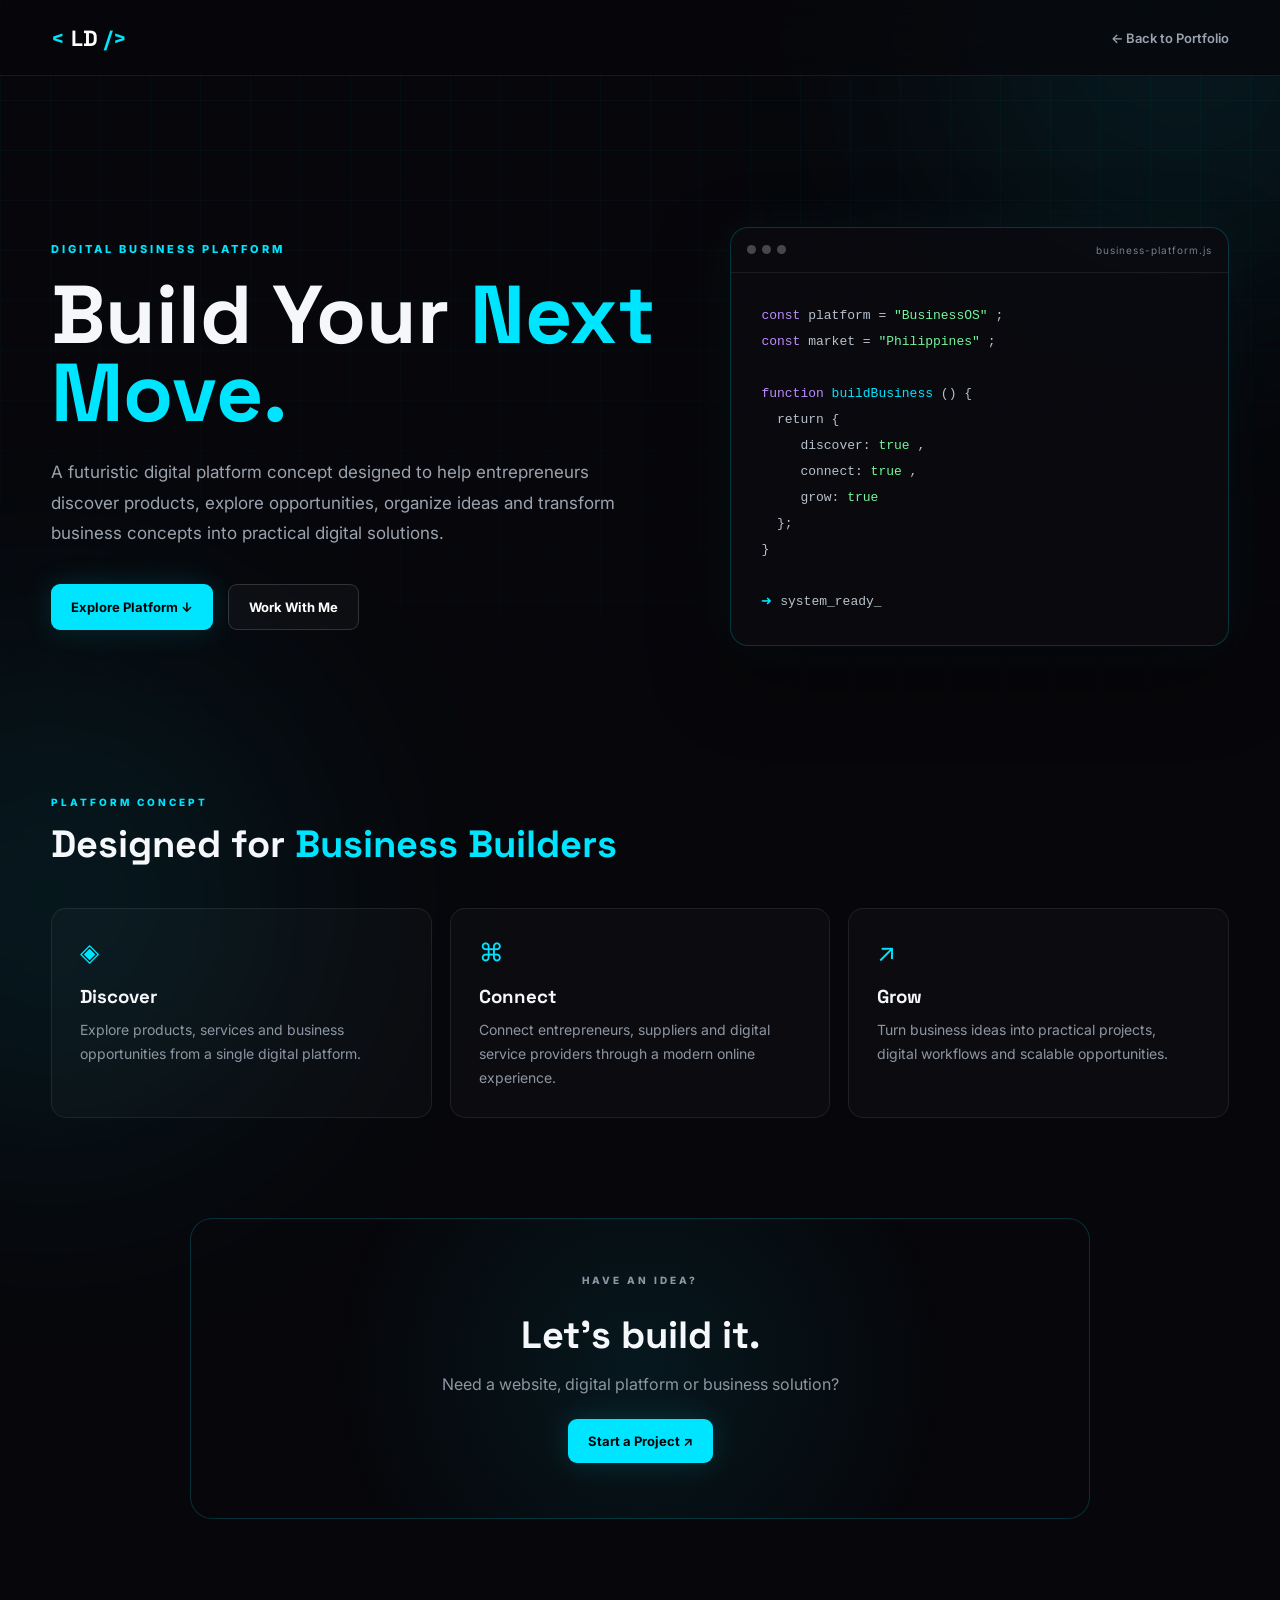
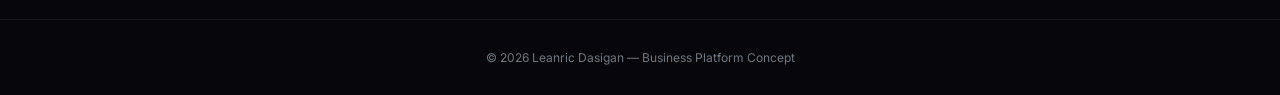
<file: business-platform.html>
<!DOCTYPE html>
<html lang="en">

<head>

  <meta charset="UTF-8">

  <meta
    name="viewport"
    content="width=device-width, initial-scale=1.0"
  >

  <meta
    name="description"
    content="Business Platform — Leanric Dasigan"
  >

  <title>Business Platform | Leanric Dasigan</title>

  <link rel="preconnect" href="https://fonts.googleapis.com">

  <link
    rel="preconnect"
    href="https://fonts.gstatic.com"
    crossorigin
  >

  <link
    href="https://fonts.googleapis.com/css2?family=Inter:wght@400;500;600;700;800&family=Space+Grotesk:wght@400;500;600;700&display=swap"
    rel="stylesheet"
  >

  <style>

    * {
      margin: 0;
      padding: 0;
      box-sizing: border-box;
    }

    html {
      scroll-behavior: smooth;
    }

    body {
      min-height: 100vh;
      background: #07070b;
      color: #f5f7fa;
      font-family: "Inter", sans-serif;
      overflow-x: hidden;
    }

    body::before {
      content: "";
      position: fixed;
      inset: 0;
      pointer-events: none;

      background-image:
        linear-gradient(
          rgba(0, 229, 255, 0.035) 1px,
          transparent 1px
        ),
        linear-gradient(
          90deg,
          rgba(0, 229, 255, 0.035) 1px,
          transparent 1px
        );

      background-size: 50px 50px;
      mask-image: linear-gradient(
        to bottom,
        black,
        transparent
      );

      z-index: -2;
    }

    .glow {
      position: fixed;
      width: 500px;
      height: 500px;
      border-radius: 50%;
      background: rgba(0, 229, 255, 0.08);
      filter: blur(120px);
      pointer-events: none;
      z-index: -1;
    }

    .glow-one {
      top: -200px;
      right: -150px;
    }

    .glow-two {
      bottom: -250px;
      left: -200px;
    }

    /* NAV */

    .navbar {
      position: sticky;
      top: 0;
      z-index: 100;

      border-bottom: 1px solid rgba(255,255,255,0.08);

      background: rgba(7,7,11,0.75);

      backdrop-filter: blur(18px);
    }

    .nav-container {
      width: min(1180px, 92%);
      margin: auto;

      height: 75px;

      display: flex;
      align-items: center;
      justify-content: space-between;
    }

    .logo {
      color: white;
      text-decoration: none;

      font-family: "Space Grotesk", sans-serif;
      font-size: 22px;
      font-weight: 800;
    }

    .logo-bracket {
      color: #00e5ff;
    }

    .back-link {
      color: #9ba3af;
      text-decoration: none;

      font-size: 13px;
      font-weight: 600;

      transition: 0.3s;
    }

    .back-link:hover {
      color: #00e5ff;
    }

    /* HERO */

    .hero {
      width: min(1180px, 92%);
      margin: auto;

      min-height: 80vh;

      display: grid;
      grid-template-columns: 1.1fr 0.9fr;
      align-items: center;
      gap: 70px;
    }

    .eyebrow {
      color: #00e5ff;

      font-size: 11px;
      font-weight: 800;

      letter-spacing: 3px;

      margin-bottom: 20px;
    }

    h1 {
      font-family: "Space Grotesk", sans-serif;

      font-size: clamp(45px, 7vw, 82px);

      line-height: 0.95;

      margin-bottom: 25px;
    }

    h1 span {
      color: #00e5ff;
    }

    .hero-description {
      max-width: 600px;

      color: #9ba3af;

      font-size: 17px;
      line-height: 1.8;
    }

    .hero-buttons {
      display: flex;
      gap: 15px;

      margin-top: 35px;

      flex-wrap: wrap;
    }

    .btn {
      display: inline-flex;

      align-items: center;
      justify-content: center;

      padding: 14px 20px;

      border-radius: 9px;

      text-decoration: none;

      font-size: 13px;
      font-weight: 700;

      transition: 0.3s;
    }

    .btn-primary {
      background: #00e5ff;
      color: #050507;

      box-shadow:
        0 0 30px rgba(0,229,255,0.15);
    }

    .btn-primary:hover {
      transform: translateY(-3px);

      box-shadow:
        0 0 40px rgba(0,229,255,0.3);
    }

    .btn-secondary {
      border: 1px solid rgba(255,255,255,0.15);

      color: white;

      background: rgba(255,255,255,0.03);
    }

    .btn-secondary:hover {
      border-color: #00e5ff;
      color: #00e5ff;
    }

    /* TERMINAL */

    .terminal {
      border: 1px solid rgba(0,229,255,0.2);

      border-radius: 18px;

      overflow: hidden;

      background: rgba(10,10,15,0.8);

      box-shadow:
        0 30px 80px rgba(0,0,0,0.4),
        0 0 50px rgba(0,229,255,0.05);
    }

    .terminal-header {
      height: 45px;

      display: flex;
      align-items: center;

      padding: 0 16px;

      border-bottom: 1px solid rgba(255,255,255,0.08);
    }

    .dots {
      display: flex;
      gap: 6px;
    }

    .dots span {
      width: 9px;
      height: 9px;

      border-radius: 50%;

      background: rgba(255,255,255,0.25);
    }

    .terminal-title {
      margin-left: auto;

      font-size: 10px;

      color: #777f8c;

      letter-spacing: 1px;
    }

    .terminal-body {
      padding: 30px;

      font-family: monospace;

      color: #b7c1cc;

      line-height: 2;
    }

    .cyan {
      color: #00e5ff;
    }

    .green {
      color: #73f59c;
    }

    .purple {
      color: #bd8cff;
    }

    /* FEATURES */

    .features {
      width: min(1180px, 92%);
      margin: 0 auto 100px;
    }

    .section-label {
      color: #00e5ff;

      font-size: 10px;
      font-weight: 800;

      letter-spacing: 3px;

      margin-bottom: 12px;
    }

    .section-title {
      font-family: "Space Grotesk", sans-serif;

      font-size: 38px;

      margin-bottom: 40px;
    }

    .feature-grid {
      display: grid;

      grid-template-columns:
        repeat(3, 1fr);

      gap: 18px;
    }

    .feature {
      padding: 28px;

      border: 1px solid rgba(255,255,255,0.08);

      border-radius: 15px;

      background: rgba(255,255,255,0.025);

      transition: 0.3s;
    }

    .feature:hover {
      transform: translateY(-6px);

      border-color: rgba(0,229,255,0.3);
    }

    .feature-icon {
      font-size: 25px;

      color: #00e5ff;

      margin-bottom: 18px;
    }

    .feature h3 {
      font-family: "Space Grotesk", sans-serif;

      margin-bottom: 10px;
    }

    .feature p {
      color: #8d96a3;

      font-size: 14px;

      line-height: 1.7;
    }

    /* CTA */

    .cta {
      width: min(900px, 92%);
      margin: 0 auto 100px;

      padding: 55px 30px;

      text-align: center;

      border: 1px solid rgba(0,229,255,0.18);

      border-radius: 22px;

      background:
        radial-gradient(
          circle at center,
          rgba(0,229,255,0.08),
          transparent 65%
        );
    }

    .cta h2 {
      font-family: "Space Grotesk", sans-serif;

      font-size: 38px;

      margin-bottom: 15px;
    }

    .cta p {
      color: #8d96a3;

      margin-bottom: 25px;
    }

    /* FOOTER */

    footer {
      padding: 30px;

      text-align: center;

      border-top: 1px solid rgba(255,255,255,0.08);

      color: #6f7782;

      font-size: 12px;
    }

    /* MOBILE */

    @media (max-width: 800px) {

      .hero {
        grid-template-columns: 1fr;

        padding: 80px 0;
      }

      .feature-grid {
        grid-template-columns: 1fr;
      }

      .terminal {
        margin-top: 10px;
      }

    }

  </style>

</head>

<body>

  <div class="glow glow-one"></div>
  <div class="glow glow-two"></div>

  <!-- NAVIGATION -->

  <header class="navbar">

    <div class="nav-container">

      <a href="index.html" class="logo">
        <span class="logo-bracket">&lt;</span>
        LD
        <span class="logo-bracket">/&gt;</span>
      </a>

      <a href="index.html#projects" class="back-link">
        ← Back to Portfolio
      </a>

    </div>

  </header>


  <!-- HERO -->

  <main>

    <section class="hero">

      <div>

        <p class="eyebrow">
          DIGITAL BUSINESS PLATFORM
        </p>

        <h1>
          Build Your
          <span>Next Move.</span>
        </h1>

        <p class="hero-description">
          A futuristic digital platform concept designed to help
          entrepreneurs discover products, explore opportunities,
          organize ideas and transform business concepts into
          practical digital solutions.
        </p>

        <div class="hero-buttons">

          <a
            href="#features"
            class="btn btn-primary"
          >
            Explore Platform ↓
          </a>

          <a
            href="index.html#contact"
            class="btn btn-secondary"
          >
            Work With Me
          </a>

        </div>

      </div>


      <!-- CODE TERMINAL -->

      <div class="terminal">

        <div class="terminal-header">

          <div class="dots">

            <span></span>
            <span></span>
            <span></span>

          </div>

          <span class="terminal-title">
            business-platform.js
          </span>

        </div>

        <div class="terminal-body">

          <p>
            <span class="purple">const</span>
            platform =
            <span class="green">
              "BusinessOS"
            </span>;
          </p>

          <p>
            <span class="purple">const</span>
            market =
            <span class="green">
              "Philippines"
            </span>;
          </p>

          <br>

          <p>
            <span class="purple">function</span>
            <span class="cyan">
              buildBusiness
            </span>() {
          </p>

          <p>
            &nbsp;&nbsp;return {
          </p>

          <p>
            &nbsp;&nbsp;&nbsp;&nbsp;
            discover:
            <span class="green">
              true
            </span>,
          </p>

          <p>
            &nbsp;&nbsp;&nbsp;&nbsp;
            connect:
            <span class="green">
              true
            </span>,
          </p>

          <p>
            &nbsp;&nbsp;&nbsp;&nbsp;
            grow:
            <span class="green">
              true
            </span>
          </p>

          <p>
            &nbsp;&nbsp;};
          </p>

          <p>}</p>

          <br>

          <p>
            <span class="cyan">➜</span>
            system_ready_
          </p>

        </div>

      </div>

    </section>


    <!-- FEATURES -->

    <section
      class="features"
      id="features"
    >

      <p class="section-label">
        PLATFORM CONCEPT
      </p>

      <h2 class="section-title">
        Designed for
        <span style="color:#00e5ff;">
          Business Builders
        </span>
      </h2>


      <div class="feature-grid">


        <article class="feature">

          <div class="feature-icon">
            ◈
          </div>

          <h3>
            Discover
          </h3>

          <p>
            Explore products, services and business
            opportunities from a single digital platform.
          </p>

        </article>


        <article class="feature">

          <div class="feature-icon">
            ⌘
          </div>

          <h3>
            Connect
          </h3>

          <p>
            Connect entrepreneurs, suppliers and
            digital service providers through a modern
            online experience.
          </p>

        </article>


        <article class="feature">

          <div class="feature-icon">
            ↗
          </div>

          <h3>
            Grow
          </h3>

          <p>
            Turn business ideas into practical projects,
            digital workflows and scalable opportunities.
          </p>

        </article>


      </div>

    </section>


    <!-- CTA -->

    <section class="cta">

      <p class="section-label">
        HAVE AN IDEA?
      </p>

      <h2>
        Let's build it.
      </h2>

      <p>
        Need a website, digital platform or business solution?
      </p>

      <a
        href="index.html#contact"
        class="btn btn-primary"
      >
        Start a Project ↗
      </a>

    </section>

  </main>


  <footer>

    © 2026 Leanric Dasigan —
    Business Platform Concept

  </footer>


</body>

</html>
</file>
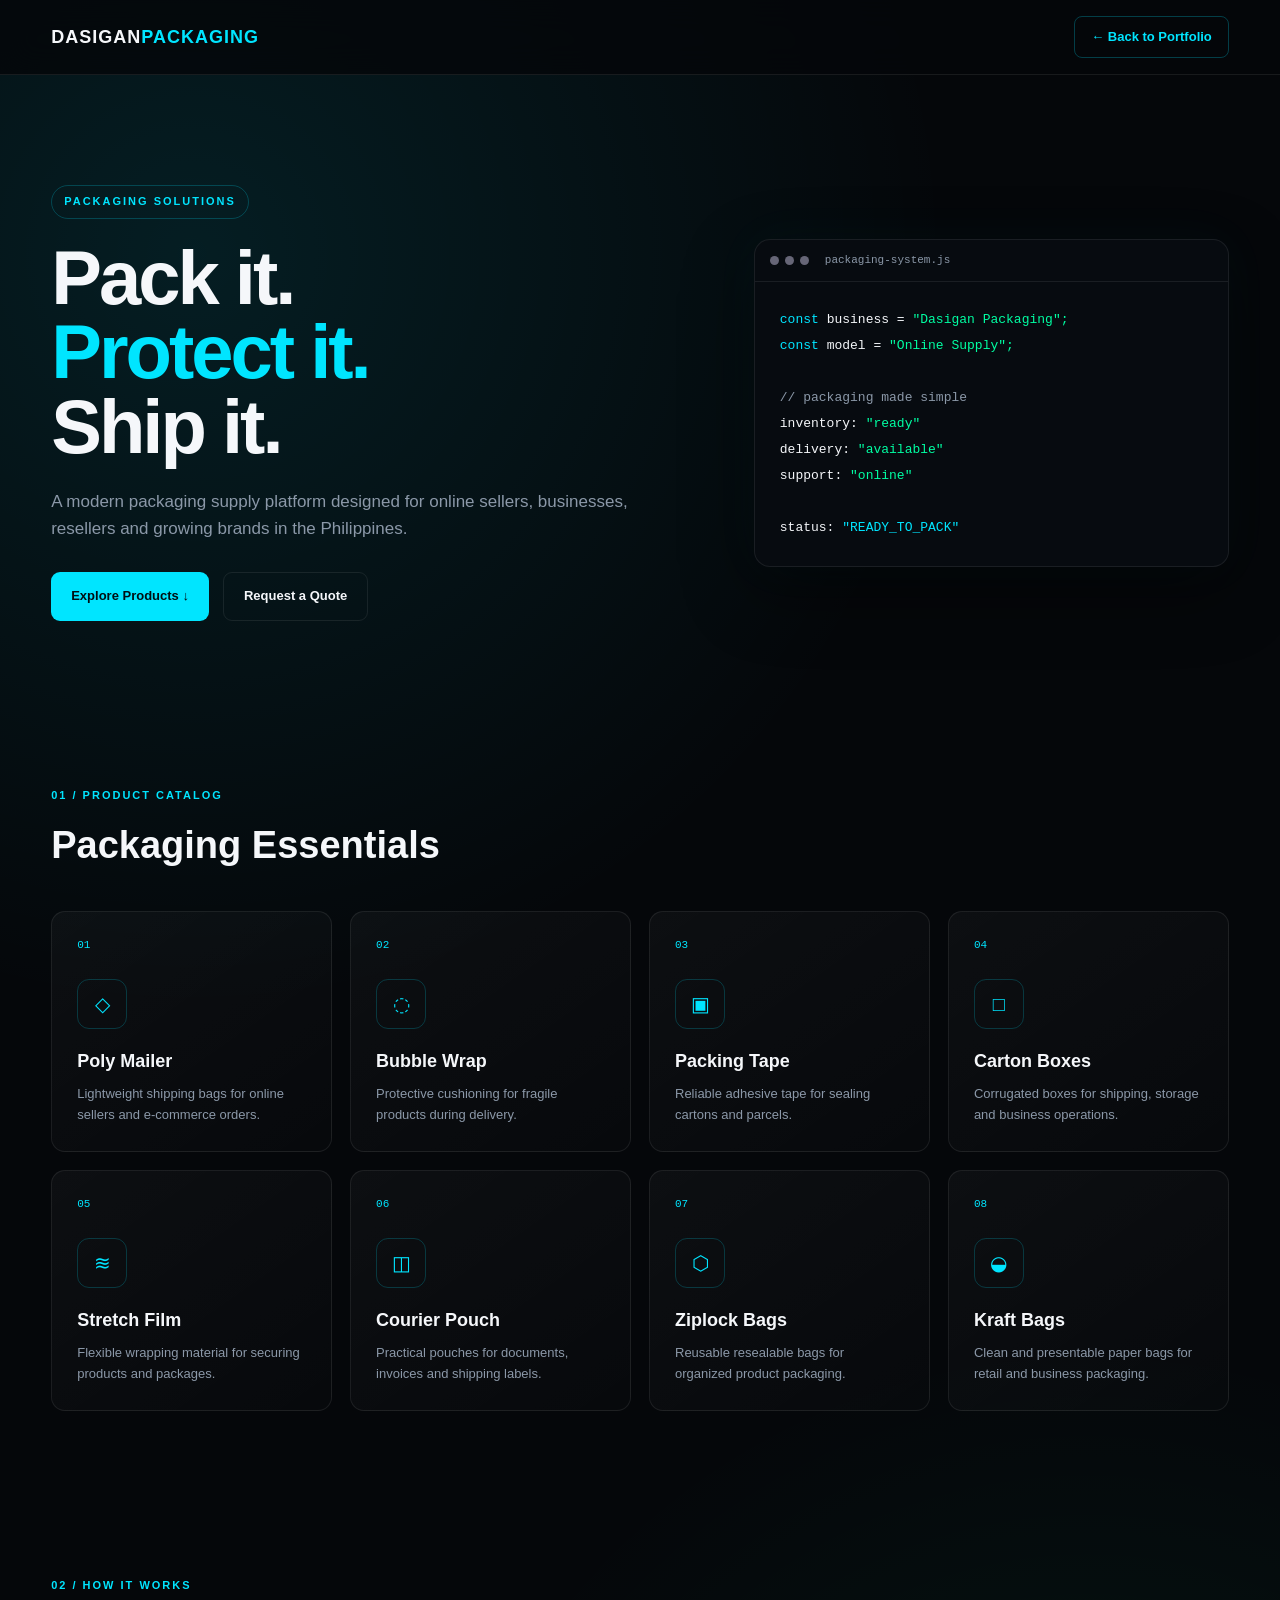
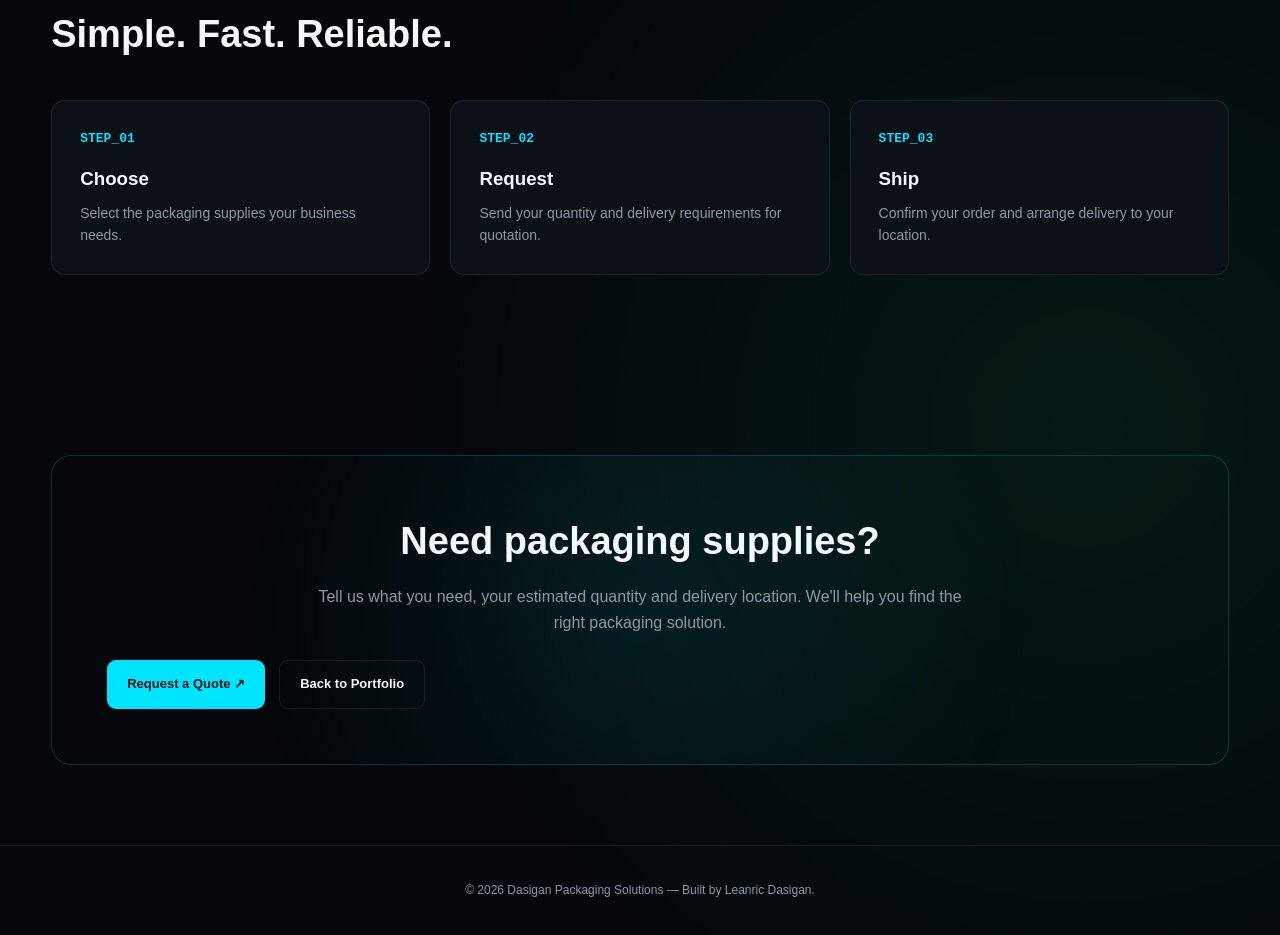
<file: packaging-solutions.html>
<!DOCTYPE html>
<html lang="en">
<head>
  <meta charset="UTF-8">

  <meta
    name="viewport"
    content="width=device-width, initial-scale=1.0"
  >

  <meta
    name="description"
    content="Dasigan Packaging Solutions - Packaging supplies for online sellers, businesses and resellers."
  >

  <title>Dasigan Packaging Solutions</title>

  <style>

    * {
      margin: 0;
      padding: 0;
      box-sizing: border-box;
    }

    :root {
      --bg: #05070a;
      --card: #0b1016;
      --card-2: #0e151d;
      --text: #f5f7fa;
      --muted: #8b98a8;
      --accent: #00e5ff;
      --accent-2: #00ffa3;
      --border: rgba(255,255,255,0.08);
    }

    html {
      scroll-behavior: smooth;
    }

    body {
      font-family: Arial, Helvetica, sans-serif;
      background:
        radial-gradient(
          circle at 15% 10%,
          rgba(0,229,255,0.10),
          transparent 30%
        ),
        radial-gradient(
          circle at 85% 80%,
          rgba(0,255,163,0.07),
          transparent 30%
        ),
        var(--bg);
      color: var(--text);
      min-height: 100vh;
      line-height: 1.6;
    }

    a {
      color: inherit;
      text-decoration: none;
    }

    .container {
      width: min(1180px, 92%);
      margin: auto;
    }

    /* NAVBAR */

    .navbar {
      position: sticky;
      top: 0;
      z-index: 1000;

      border-bottom: 1px solid var(--border);

      background: rgba(5,7,10,0.82);

      backdrop-filter: blur(16px);
    }

    .nav-inner {
      min-height: 74px;

      display: flex;
      align-items: center;
      justify-content: space-between;
      gap: 20px;
    }

    .logo {
      font-size: 18px;
      font-weight: 800;
      letter-spacing: 1px;
    }

    .logo span {
      color: var(--accent);
    }

    .back-btn {
      padding: 10px 16px;

      border: 1px solid rgba(0,229,255,0.25);
      border-radius: 8px;

      color: var(--accent);

      font-size: 13px;
      font-weight: 700;

      transition: 0.3s;
    }

    .back-btn:hover {
      background: rgba(0,229,255,0.08);
      border-color: var(--accent);
      transform: translateY(-2px);
    }

    /* HERO */

    .hero {
      padding: 110px 0 80px;
    }

    .hero-grid {
      display: grid;
      grid-template-columns: 1.15fr 0.85fr;
      gap: 60px;
      align-items: center;
    }

    .eyebrow {
      display: inline-flex;
      padding: 7px 12px;

      border: 1px solid rgba(0,229,255,0.22);
      border-radius: 999px;

      color: var(--accent);

      font-size: 11px;
      font-weight: 800;
      letter-spacing: 2px;

      margin-bottom: 22px;
    }

    .hero h1 {
      font-size: clamp(42px, 6vw, 76px);
      line-height: 0.98;
      letter-spacing: -3px;
      margin-bottom: 24px;
    }

    .hero h1 span {
      color: var(--accent);
    }

    .hero p {
      max-width: 650px;

      color: var(--muted);

      font-size: 17px;
      margin-bottom: 30px;
    }

    .hero-buttons {
      display: flex;
      flex-wrap: wrap;
      gap: 14px;
    }

    .btn {
      display: inline-flex;
      align-items: center;
      justify-content: center;

      padding: 13px 20px;

      border-radius: 9px;

      font-size: 13px;
      font-weight: 800;

      transition: 0.3s;
    }

    .btn-primary {
      background: var(--accent);
      color: #001014;
    }

    .btn-primary:hover {
      transform: translateY(-3px);
      box-shadow: 0 10px 30px rgba(0,229,255,0.2);
    }

    .btn-secondary {
      border: 1px solid var(--border);
      color: var(--text);
    }

    .btn-secondary:hover {
      border-color: var(--accent);
      color: var(--accent);
    }

    /* TERMINAL */

    .terminal {
      border: 1px solid var(--border);
      border-radius: 16px;

      overflow: hidden;

      background: #070b10;

      box-shadow:
        0 25px 70px rgba(0,0,0,0.45),
        0 0 50px rgba(0,229,255,0.04);
    }

    .terminal-top {
      height: 42px;

      display: flex;
      align-items: center;

      padding: 0 15px;

      border-bottom: 1px solid var(--border);
    }

    .dot {
      width: 9px;
      height: 9px;

      border-radius: 50%;

      background: #667;
      margin-right: 6px;
    }

    .terminal-title {
      margin-left: 10px;

      color: var(--muted);

      font-size: 11px;
      font-family: monospace;
    }

    .terminal-body {
      padding: 25px;

      font-family: monospace;
      font-size: 13px;
      line-height: 2;
    }

    .cyan {
      color: var(--accent);
    }

    .green {
      color: var(--accent-2);
    }

    .muted {
      color: var(--muted);
    }

    /* SECTION */

    .section {
      padding: 80px 0;
    }

    .section-heading {
      margin-bottom: 35px;
    }

    .section-heading span {
      color: var(--accent);
      font-size: 11px;
      font-weight: 800;
      letter-spacing: 2px;
    }

    .section-heading h2 {
      font-size: 38px;
      margin-top: 8px;
    }

    /* PRODUCTS */

    .products {
      display: grid;

      grid-template-columns:
        repeat(4, minmax(0, 1fr));

      gap: 18px;
    }

    .product {
      position: relative;

      padding: 25px;

      min-height: 210px;

      border: 1px solid var(--border);
      border-radius: 14px;

      background:
        linear-gradient(
          145deg,
          rgba(255,255,255,0.035),
          rgba(255,255,255,0.01)
        );

      transition: 0.35s;
    }

    .product:hover {
      transform: translateY(-7px);

      border-color:
        rgba(0,229,255,0.35);

      box-shadow:
        0 20px 45px rgba(0,0,0,0.3);
    }

    .product-number {
      color: var(--accent);

      font-family: monospace;

      font-size: 11px;

      margin-bottom: 25px;
    }

    .product-icon {
      width: 50px;
      height: 50px;

      display: flex;
      align-items: center;
      justify-content: center;

      border: 1px solid
        rgba(0,229,255,0.2);

      border-radius: 12px;

      color: var(--accent);

      margin-bottom: 18px;

      font-size: 20px;
    }

    .product h3 {
      font-size: 18px;
      margin-bottom: 8px;
    }

    .product p {
      color: var(--muted);
      font-size: 13px;
    }

    /* PROCESS */

    .process {
      display: grid;

      grid-template-columns:
        repeat(3, 1fr);

      gap: 20px;
    }

    .process-card {
      padding: 28px;

      border: 1px solid var(--border);
      border-radius: 14px;

      background: var(--card);
    }

    .process-card strong {
      display: block;

      color: var(--accent);

      font-family: monospace;

      margin-bottom: 14px;
    }

    .process-card h3 {
      margin-bottom: 8px;
    }

    .process-card p {
      color: var(--muted);
      font-size: 14px;
    }

    /* CTA */

    .cta {
      margin-top: 20px;

      padding: 55px;

      border: 1px solid
        rgba(0,229,255,0.18);

      border-radius: 20px;

      text-align: center;

      background:
        radial-gradient(
          circle at center,
          rgba(0,229,255,0.08),
          transparent 65%
        );
    }

    .cta h2 {
      font-size: 38px;
      margin-bottom: 12px;
    }

    .cta p {
      color: var(--muted);

      max-width: 650px;

      margin: 0 auto 25px;
    }

    /* FOOTER */

    footer {
      padding: 35px 0;

      border-top: 1px solid var(--border);

      color: var(--muted);

      text-align: center;

      font-size: 12px;
    }

    /* RESPONSIVE */

    @media (max-width: 950px) {

      .hero-grid {
        grid-template-columns: 1fr;
      }

      .products {
        grid-template-columns:
          repeat(2, 1fr);
      }

    }

    @media (max-width: 600px) {

      .hero {
        padding: 75px 0 60px;
      }

      .hero h1 {
        letter-spacing: -2px;
      }

      .products {
        grid-template-columns: 1fr;
      }

      .process {
        grid-template-columns: 1fr;
      }

      .cta {
        padding: 35px 20px;
      }

      .cta h2 {
        font-size: 30px;
      }

      .back-btn {
        font-size: 11px;
        padding: 9px 11px;
      }

    }

  </style>
</head>

<body>


  <!-- NAVBAR -->

  <header class="navbar">

    <div class="container nav-inner">

      <a href="index.html" class="logo">
        DASIGAN<span>PACKAGING</span>
      </a>

      <a
        href="index.html#projects"
        class="back-btn"
      >
        ← Back to Portfolio
      </a>

    </div>

  </header>


  <!-- HERO -->

  <main>

    <section class="hero">

      <div class="container hero-grid">

        <div>

          <div class="eyebrow">
            PACKAGING SOLUTIONS
          </div>

          <h1>
            Pack it.<br>
            <span>Protect it.</span><br>
            Ship it.
          </h1>

          <p>
            A modern packaging supply platform designed
            for online sellers, businesses, resellers and
            growing brands in the Philippines.
          </p>

          <div class="hero-buttons">

            <a
              href="#products"
              class="btn btn-primary"
            >
              Explore Products ↓
            </a>

            <a
              href="#contact"
              class="btn btn-secondary"
            >
              Request a Quote
            </a>

          </div>

        </div>


        <!-- TERMINAL -->

        <div class="terminal">

          <div class="terminal-top">

            <span class="dot"></span>
            <span class="dot"></span>
            <span class="dot"></span>

            <span class="terminal-title">
              packaging-system.js
            </span>

          </div>

          <div class="terminal-body">

            <div>
              <span class="cyan">const</span>
              business =
              <span class="green">
                "Dasigan Packaging";
              </span>
            </div>

            <div>
              <span class="cyan">const</span>
              model =
              <span class="green">
                "Online Supply";
              </span>
            </div>

            <br>

            <div class="muted">
              // packaging made simple
            </div>

            <div>
              inventory:
              <span class="green">
                "ready"
              </span>
            </div>

            <div>
              delivery:
              <span class="green">
                "available"
              </span>
            </div>

            <div>
              support:
              <span class="green">
                "online"
              </span>
            </div>

            <br>

            <div>
              status:
              <span class="cyan">
                "READY_TO_PACK"
              </span>
            </div>

          </div>

        </div>

      </div>

    </section>


    <!-- PRODUCTS -->

    <section
      class="section"
      id="products"
    >

      <div class="container">

        <div class="section-heading">

          <span>
            01 / PRODUCT CATALOG
          </span>

          <h2>
            Packaging Essentials
          </h2>

        </div>


        <div class="products">


          <article class="product">

            <div class="product-number">
              01
            </div>

            <div class="product-icon">
              ◇
            </div>

            <h3>
              Poly Mailer
            </h3>

            <p>
              Lightweight shipping bags for
              online sellers and e-commerce orders.
            </p>

          </article>


          <article class="product">

            <div class="product-number">
              02
            </div>

            <div class="product-icon">
              ◌
            </div>

            <h3>
              Bubble Wrap
            </h3>

            <p>
              Protective cushioning for fragile
              products during delivery.
            </p>

          </article>


          <article class="product">

            <div class="product-number">
              03
            </div>

            <div class="product-icon">
              ▣
            </div>

            <h3>
              Packing Tape
            </h3>

            <p>
              Reliable adhesive tape for
              sealing cartons and parcels.
            </p>

          </article>


          <article class="product">

            <div class="product-number">
              04
            </div>

            <div class="product-icon">
              □
            </div>

            <h3>
              Carton Boxes
            </h3>

            <p>
              Corrugated boxes for shipping,
              storage and business operations.
            </p>

          </article>


          <article class="product">

            <div class="product-number">
              05
            </div>

            <div class="product-icon">
              ≋
            </div>

            <h3>
              Stretch Film
            </h3>

            <p>
              Flexible wrapping material for
              securing products and packages.
            </p>

          </article>


          <article class="product">

            <div class="product-number">
              06
            </div>

            <div class="product-icon">
              ◫
            </div>

            <h3>
              Courier Pouch
            </h3>

            <p>
              Practical pouches for documents,
              invoices and shipping labels.
            </p>

          </article>


          <article class="product">

            <div class="product-number">
              07
            </div>

            <div class="product-icon">
              ⬡
            </div>

            <h3>
              Ziplock Bags
            </h3>

            <p>
              Reusable resealable bags for
              organized product packaging.
            </p>

          </article>


          <article class="product">

            <div class="product-number">
              08
            </div>

            <div class="product-icon">
              ◒
            </div>

            <h3>
              Kraft Bags
            </h3>

            <p>
              Clean and presentable paper bags
              for retail and business packaging.
            </p>

          </article>


        </div>

      </div>

    </section>


    <!-- PROCESS -->

    <section class="section">

      <div class="container">

        <div class="section-heading">

          <span>
            02 / HOW IT WORKS
          </span>

          <h2>
            Simple. Fast. Reliable.
          </h2>

        </div>


        <div class="process">


          <article class="process-card">

            <strong>
              STEP_01
            </strong>

            <h3>
              Choose
            </h3>

            <p>
              Select the packaging supplies
              your business needs.
            </p>

          </article>


          <article class="process-card">

            <strong>
              STEP_02
            </strong>

            <h3>
              Request
            </h3>

            <p>
              Send your quantity and delivery
              requirements for quotation.
            </p>

          </article>


          <article class="process-card">

            <strong>
              STEP_03
            </strong>

            <h3>
              Ship
            </h3>

            <p>
              Confirm your order and arrange
              delivery to your location.
            </p>

          </article>


        </div>

      </div>

    </section>


    <!-- CTA -->

    <section
      class="section"
      id="contact"
    >

      <div class="container">

        <div class="cta">

          <h2>
            Need packaging supplies?
          </h2>

          <p>
            Tell us what you need, your estimated
            quantity and delivery location.
            We'll help you find the right packaging
            solution.
          </p>

          <div class="hero-buttons">

            <a
              href="mailto:dasiganleanric1@gmail.com?subject=Packaging%20Quotation%20Request"
              class="btn btn-primary"
            >
              Request a Quote ↗
            </a>

            <a
              href="index.html#projects"
              class="btn btn-secondary"
            >
              Back to Portfolio
            </a>

          </div>

        </div>

      </div>

    </section>

  </main>


  <!-- FOOTER -->

  <footer>

    <div class="container">

      © 2026 Dasigan Packaging Solutions —
      Built by Leanric Dasigan.

    </div>

  </footer>


</body>
</html>
</file>
